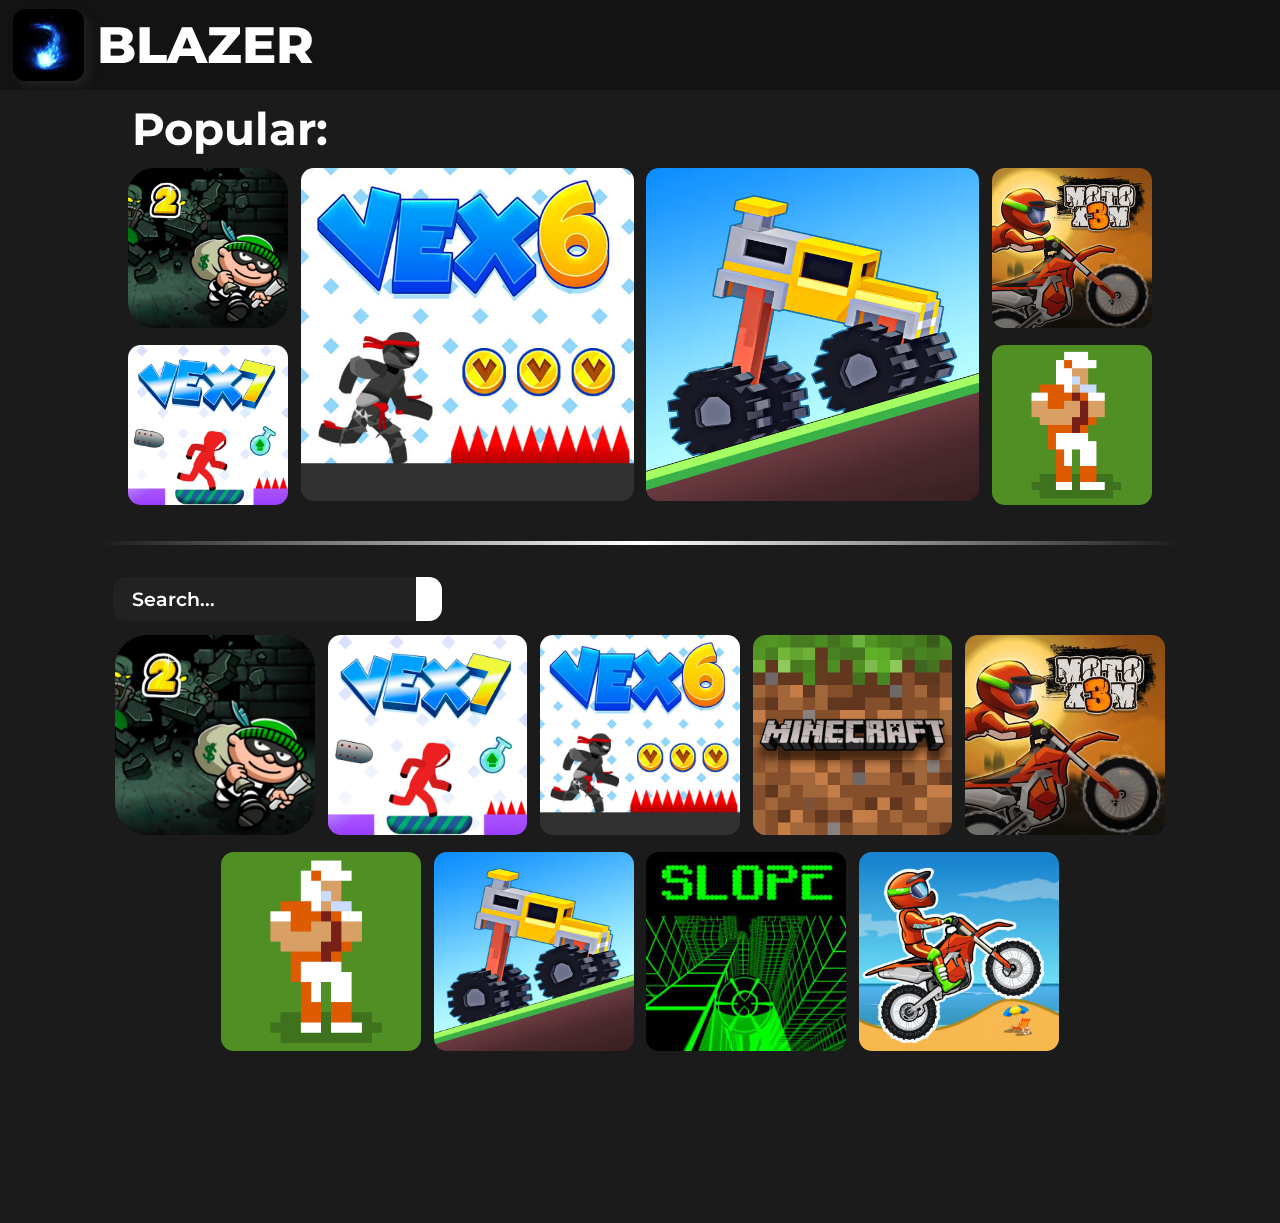
<file: index.html>
<!DOCTYPE html>
<html lang="en">
<head>
    <meta charset="UTF-8">
    <meta http-equiv="X-UA-Compatible" content="IE=edge">
    <meta name="viewport" content="width=device-width, initial-scale=1.0">
    <title>Blazer</title>
    <link rel="stylesheet" href="/main.css">
    <link rel="stylesheet" href="https://site-assets.fontawesome.com/releases/v6.2.0/css/all.css">
</head>
<body>
    <nav>
        <img src="images/logo.png" alt="logo">
        <h1>BLAZER</h1>
    </nav>

    <div class="featured">
        <h1>Popular:</h1>
        <div class="column">
          <a href="games/bob-the-robber-2/">
            <img src="images/bob-the-robber-2.png">
            <div class="play-button">
                <i class="fa-solid fa-play"></i>
            </div>
          </a>
          <a href="games/vex7/">
            <img src="images/vex7.jpeg">
            <div class="play-button">
                <i class="fa-solid fa-play"></i>
            </div>
          </a>
        </div>
        <div class="row">
          <a href="games/vex6">
            <img src="images/vex6.jpeg">
            <div class="play-button">
                <i class="fa-solid fa-play"></i>
            </div>
          </a>
        </div>
        <div class="row">
          <a href="games/drive-mad/">
            <img src="images/drive-mad.jpg">
            <div class="play-button">
                <i class="fa-solid fa-play"></i>
            </div>
            </a>
        </div>
        <div class="column">
          <a href="games/moto-x3m/">
            <img src="images/moto-x3m.jpg">
            <div class="play-button">
                <i class="fa-solid fa-play"></i>
            </div>
          </a>
          <a href="games/retro-bowl/">
            <img src="images/retro-bowl.jpg">
            <div class="play-button">
                <i class="fa-solid fa-play"></i>
            </div>
          </a>
        </div>
        </div>
    </div>

    <div class="content">

    <hr>

    <div class="search">
        <input type="text" placeholder="Search..." oninput="">
        <button><i class="fas fa-search"></i></button>
    </div>

    <div id="games">
        <a href="games/bob-the-robber-2/"><img src="images/bob-the-robber-2.png" alt="bob the robber 2"></a>
        <a href="games/vex7/"><img src="images/vex7.jpeg" alt="vex 7"></a>
        <a href="games/vex6/"><img src="images/vex6.jpeg" alt="vex 6"></a>
        <a href="games/"><img src="images/mc.png" alt="minecraft"></a>
        <a href="games/moto-x3m/"><img src="images/moto-x3m.jpg" alt="moto x3m"></a>
        <a href="games/retro-bowl/"><img src="images/retro-bowl.jpg" alt="retrobowl"></a>
        <a href="games/drive-mad/"><img src="images/drive-mad.jpg" alt="drive mad"></a>
        <a href="games/slope/"><img src="images/slope.jpg" alt="slope"></a>
        <a href="games/motox3m2/"><img src="images/motox3m2.jpg" alt="moto x3m2"></a>
    </div>
    </div>
</body>
</html>

<script src="script.js"></script>
</file>
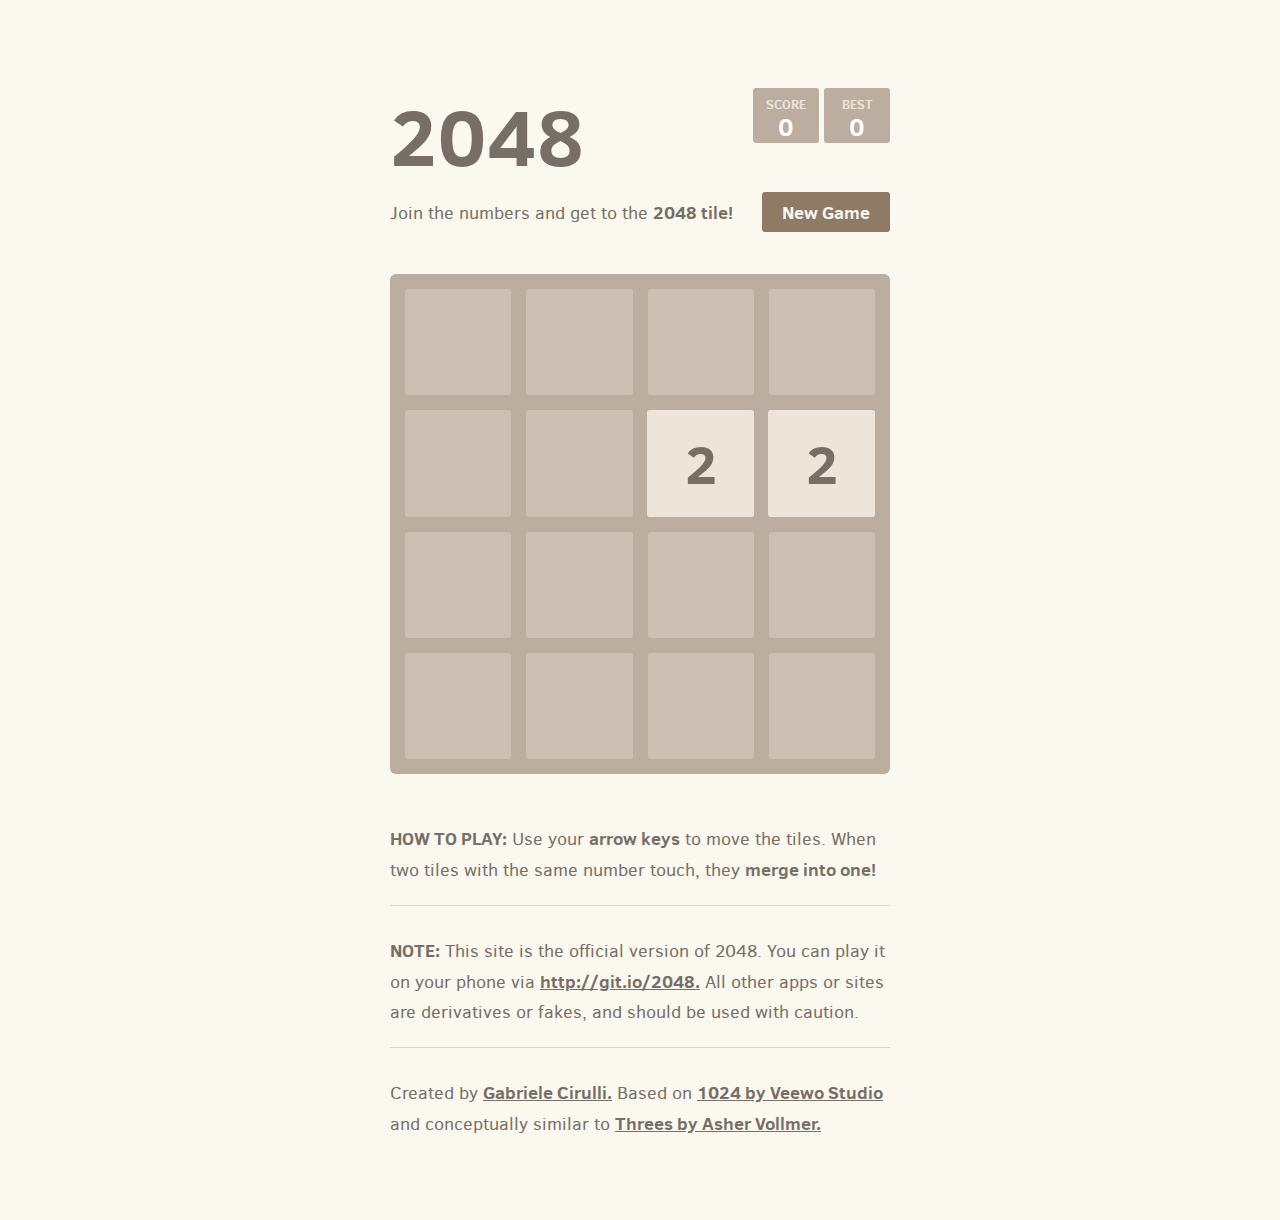
<file: games/2048/index.html>
<!DOCTYPE html>
<html>
<head>
  <meta charset="utf-8">
  <title>2048</title>

  <link href="style/main.css" rel="stylesheet" type="text/css">
  <link rel="shortcut icon" href="favicon.ico">
  <link rel="apple-touch-icon" href="meta/apple-touch-icon.png">
  <link rel="apple-touch-startup-image" href="meta/apple-touch-startup-image-640x1096.png" media="(device-width: 320px) and (device-height: 568px) and (-webkit-device-pixel-ratio: 2)"> <!-- iPhone 5+ -->
  <link rel="apple-touch-startup-image" href="meta/apple-touch-startup-image-640x920.png"  media="(device-width: 320px) and (device-height: 480px) and (-webkit-device-pixel-ratio: 2)"> <!-- iPhone, retina -->
  <meta name="apple-mobile-web-app-capable" content="yes">
  <meta name="apple-mobile-web-app-status-bar-style" content="black">

  <meta name="HandheldFriendly" content="True">
  <meta name="MobileOptimized" content="320">
  <meta name="viewport" content="width=device-width, target-densitydpi=160dpi, initial-scale=1.0, maximum-scale=1, user-scalable=no, minimal-ui">
</head>
<body>
  <div class="container">
    <div class="heading">
      <h1 class="title">2048</h1>
      <div class="scores-container">
        <div class="score-container">0</div>
        <div class="best-container">0</div>
      </div>
    </div>

    <div class="above-game">
      <p class="game-intro">Join the numbers and get to the <strong>2048 tile!</strong></p>
      <a class="restart-button">New Game</a>
    </div>

    <div class="game-container">
      <div class="game-message">
        <p></p>
        <div class="lower">
	        <a class="keep-playing-button">Keep going</a>
          <a class="retry-button">Try again</a>
        </div>
      </div>

      <div class="grid-container">
        <div class="grid-row">
          <div class="grid-cell"></div>
          <div class="grid-cell"></div>
          <div class="grid-cell"></div>
          <div class="grid-cell"></div>
        </div>
        <div class="grid-row">
          <div class="grid-cell"></div>
          <div class="grid-cell"></div>
          <div class="grid-cell"></div>
          <div class="grid-cell"></div>
        </div>
        <div class="grid-row">
          <div class="grid-cell"></div>
          <div class="grid-cell"></div>
          <div class="grid-cell"></div>
          <div class="grid-cell"></div>
        </div>
        <div class="grid-row">
          <div class="grid-cell"></div>
          <div class="grid-cell"></div>
          <div class="grid-cell"></div>
          <div class="grid-cell"></div>
        </div>
      </div>

      <div class="tile-container">

      </div>
    </div>

    <p class="game-explanation">
      <strong class="important">How to play:</strong> Use your <strong>arrow keys</strong> to move the tiles. When two tiles with the same number touch, they <strong>merge into one!</strong>
    </p>
    <hr>
    <p>
    <strong class="important">Note:</strong> This site is the official version of 2048. You can play it on your phone via <a href="http://git.io/2048">http://git.io/2048.</a> All other apps or sites are derivatives or fakes, and should be used with caution.
    </p>
    <hr>
    <p>
    Created by <a href="http://gabrielecirulli.com" target="_blank">Gabriele Cirulli.</a> Based on <a href="https://itunes.apple.com/us/app/1024!/id823499224" target="_blank">1024 by Veewo Studio</a> and conceptually similar to <a href="http://asherv.com/threes/" target="_blank">Threes by Asher Vollmer.</a>
    </p>
  </div>

  <script src="js/bind_polyfill.js"></script>
  <script src="js/classlist_polyfill.js"></script>
  <script src="js/animframe_polyfill.js"></script>
  <script src="js/keyboard_input_manager.js"></script>
  <script src="js/html_actuator.js"></script>
  <script src="js/grid.js"></script>
  <script src="js/tile.js"></script>
  <script src="js/local_storage_manager.js"></script>
  <script src="js/game_manager.js"></script>
  <script src="js/application.js"></script>
</body>
</html>
</file>
<file: main.css>
@import url('https://fonts.googleapis.com/css2?family=Montserrat:wght@400;600;700;800;900&display=swap');

body {
    background-color: #1b1b1b;
    font-family: 'Montserrat', sans-serif;
}

nav {
    position: fixed;
    top: 0;
    left: 0;
    backdrop-filter: blur(10px) saturate(200%) brightness(70%);
    color: #fff;
    display: flex;
    height: 7vw;
    width: 100%;
    align-items: center;
    justify-content: left;
    padding: 0 1%;
    z-index: 5;
    margin: auto;
}

nav img {
    height: 80%;
    width: auto;
    margin-right: 1%;
    border-radius: 1vw;
    cursor: pointer;
    user-select: none;
    box-shadow: 5px 5px 10px rgba(53, 53, 53, 0.459);
}

nav h1 {
    font-size: 4vw;
    font-weight: 800;
    margin-right: 1%;
}

.content {
    flex-direction: column;
    align-items: left;
    padding: 7vw;
    padding-top: 0vw;
}

.content hr {
    border: 0;
    height: 4px;
    background-image: linear-gradient(to right, rgba(0, 0, 0, 0), rgb(255, 255, 255), rgba(0, 0, 0, 0));
    margin: 1vw 0;
}

.search {
    display: flex;
    user-select: none;
    margin-top: 2.5vw;
    margin-left: 1.2vw;
}
 
.search input {
    background-color: #222222;
    border: none;
    border-radius: 1vw 0 0 1vw;
    color: #fff;
    font-size: 1.5vw;
    font-weight: 600;
    padding: 0.8vw 1.5vw;
    font-family: 'Montserrat', sans-serif;
    z-index: 1;
    outline: none;
}
 
.search input::placeholder {
    color: #fff;
    font-weight: 600;
    font-size: 1.5vw;
}
 
.search button {
    background-color: #fff;
    border: none;
    border-radius: 0 1vw 1vw 0;
    color:#222222;
    font-size: 1.5vw;
    font-weight: 600;
    padding: 0.8vw 1vw;
    cursor: pointer;
    font-family: 'Montserrat', sans-serif;
    z-index: 1;
    transition: .3s all ease;
}
 
#games {
    display: flex;
    flex-wrap: wrap;
    justify-content: center;
    margin-top: .6vw;
    padding-bottom: 5vw;

}
 
#games img {    height: 15.6vw;
    width: 15.6vw;
    border-radius: 1vw;
    margin: .5vw;
    cursor: pointer;
    user-select: none;
    transition: transform .2s;
}
 
#games img:hover {
    transform: scale(1.01);
}

.featured {
    display: flex;
    flex-direction: row;
    flex-wrap: wrap;
    justify-content: center;
    padding: 1vw;
    margin:1%;
    margin-top: 6vw;
}

.featured h1 {
    font-size: 3.5vw;
    font-weight: 700;
    margin: 1vw 1vw .4vw 1vw;
    width: 83.8%;
    text-align: left;
    color: #fff;
}

.featured .column {
    display: flex;
    flex-direction: column;
}

.featured img {
    height: 12.5vw;
    width: 12.5vw;
    border-radius: 1vw;
    margin: .5vw;
    cursor: pointer;
    user-select: none;
    transition: all .2s;
}

.featured img:hover {
    transform: scale(1.02);
    filter: brightness(50%);
}


.featured .row img {
    height: 26vw;
    width: 26vw;
}

.featured a {
    display: inline-block;
    position: relative;
    color: #2c7ffc;
    text-decoration: none;
}
    
    .featured .play-button {
    position: absolute;
    top: 50%;
    left: 50%;
    transform: translate(-50%, -50%);
    opacity: 0;
    transition: opacity 0.2s;
    }
    
    .featured a:hover .play-button {
    opacity: 1;
    pointer-events: none;
    }
    
    .featured .play-button i {
    font-size: 5vw;
    text-shadow: 0 0 100px #2c7ffc;
    }
</file>
<file: games/2048/style/main.css>
@import url(fonts/clear-sans.css);
html, body {
  margin: 0;
  padding: 0;
  background: #faf8ef;
  color: #776e65;
  font-family: "Clear Sans", "Helvetica Neue", Arial, sans-serif;
  font-size: 18px; }

body {
  margin: 80px 0; }

.heading:after {
  content: "";
  display: block;
  clear: both; }

h1.title {
  font-size: 80px;
  font-weight: bold;
  margin: 0;
  display: block;
  float: left; }

@-webkit-keyframes move-up {
  0% {
    top: 25px;
    opacity: 1; }

  100% {
    top: -50px;
    opacity: 0; } }
@-moz-keyframes move-up {
  0% {
    top: 25px;
    opacity: 1; }

  100% {
    top: -50px;
    opacity: 0; } }
@keyframes move-up {
  0% {
    top: 25px;
    opacity: 1; }

  100% {
    top: -50px;
    opacity: 0; } }
.scores-container {
  float: right;
  text-align: right; }

.score-container, .best-container {
  position: relative;
  display: inline-block;
  background: #bbada0;
  padding: 15px 25px;
  font-size: 25px;
  height: 25px;
  line-height: 47px;
  font-weight: bold;
  border-radius: 3px;
  color: white;
  margin-top: 8px;
  text-align: center; }
  .score-container:after, .best-container:after {
    position: absolute;
    width: 100%;
    top: 10px;
    left: 0;
    text-transform: uppercase;
    font-size: 13px;
    line-height: 13px;
    text-align: center;
    color: #eee4da; }
  .score-container .score-addition, .best-container .score-addition {
    position: absolute;
    right: 30px;
    color: red;
    font-size: 25px;
    line-height: 25px;
    font-weight: bold;
    color: rgba(119, 110, 101, 0.9);
    z-index: 100;
    -webkit-animation: move-up 600ms ease-in;
    -moz-animation: move-up 600ms ease-in;
    animation: move-up 600ms ease-in;
    -webkit-animation-fill-mode: both;
    -moz-animation-fill-mode: both;
    animation-fill-mode: both; }

.score-container:after {
  content: "Score"; }

.best-container:after {
  content: "Best"; }

p {
  margin-top: 0;
  margin-bottom: 10px;
  line-height: 1.65; }

a {
  color: #776e65;
  font-weight: bold;
  text-decoration: underline;
  cursor: pointer; }

strong.important {
  text-transform: uppercase; }

hr {
  border: none;
  border-bottom: 1px solid #d8d4d0;
  margin-top: 20px;
  margin-bottom: 30px; }

.container {
  width: 500px;
  margin: 0 auto; }

@-webkit-keyframes fade-in {
  0% {
    opacity: 0; }

  100% {
    opacity: 1; } }
@-moz-keyframes fade-in {
  0% {
    opacity: 0; }

  100% {
    opacity: 1; } }
@keyframes fade-in {
  0% {
    opacity: 0; }

  100% {
    opacity: 1; } }
.game-container {
  margin-top: 40px;
  position: relative;
  padding: 15px;
  cursor: default;
  -webkit-touch-callout: none;
  -ms-touch-callout: none;
  -webkit-user-select: none;
  -moz-user-select: none;
  -ms-user-select: none;
  -ms-touch-action: none;
  touch-action: none;
  background: #bbada0;
  border-radius: 6px;
  width: 500px;
  height: 500px;
  -webkit-box-sizing: border-box;
  -moz-box-sizing: border-box;
  box-sizing: border-box; }
  .game-container .game-message {
    display: none;
    position: absolute;
    top: 0;
    right: 0;
    bottom: 0;
    left: 0;
    background: rgba(238, 228, 218, 0.5);
    z-index: 100;
    text-align: center;
    -webkit-animation: fade-in 800ms ease 1200ms;
    -moz-animation: fade-in 800ms ease 1200ms;
    animation: fade-in 800ms ease 1200ms;
    -webkit-animation-fill-mode: both;
    -moz-animation-fill-mode: both;
    animation-fill-mode: both; }
    .game-container .game-message p {
      font-size: 60px;
      font-weight: bold;
      height: 60px;
      line-height: 60px;
      margin-top: 222px; }
    .game-container .game-message .lower {
      display: block;
      margin-top: 59px; }
    .game-container .game-message a {
      display: inline-block;
      background: #8f7a66;
      border-radius: 3px;
      padding: 0 20px;
      text-decoration: none;
      color: #f9f6f2;
      height: 40px;
      line-height: 42px;
      margin-left: 9px; }
      .game-container .game-message a.keep-playing-button {
        display: none; }
    .game-container .game-message.game-won {
      background: rgba(237, 194, 46, 0.5);
      color: #f9f6f2; }
      .game-container .game-message.game-won a.keep-playing-button {
        display: inline-block; }
    .game-container .game-message.game-won, .game-container .game-message.game-over {
      display: block; }

.grid-container {
  position: absolute;
  z-index: 1; }

.grid-row {
  margin-bottom: 15px; }
  .grid-row:last-child {
    margin-bottom: 0; }
  .grid-row:after {
    content: "";
    display: block;
    clear: both; }

.grid-cell {
  width: 106.25px;
  height: 106.25px;
  margin-right: 15px;
  float: left;
  border-radius: 3px;
  background: rgba(238, 228, 218, 0.35); }
  .grid-cell:last-child {
    margin-right: 0; }

.tile-container {
  position: absolute;
  z-index: 2; }

.tile, .tile .tile-inner {
  width: 107px;
  height: 107px;
  line-height: 107px; }
.tile.tile-position-1-1 {
  -webkit-transform: translate(0px, 0px);
  -moz-transform: translate(0px, 0px);
  -ms-transform: translate(0px, 0px);
  transform: translate(0px, 0px); }
.tile.tile-position-1-2 {
  -webkit-transform: translate(0px, 121px);
  -moz-transform: translate(0px, 121px);
  -ms-transform: translate(0px, 121px);
  transform: translate(0px, 121px); }
.tile.tile-position-1-3 {
  -webkit-transform: translate(0px, 242px);
  -moz-transform: translate(0px, 242px);
  -ms-transform: translate(0px, 242px);
  transform: translate(0px, 242px); }
.tile.tile-position-1-4 {
  -webkit-transform: translate(0px, 363px);
  -moz-transform: translate(0px, 363px);
  -ms-transform: translate(0px, 363px);
  transform: translate(0px, 363px); }
.tile.tile-position-2-1 {
  -webkit-transform: translate(121px, 0px);
  -moz-transform: translate(121px, 0px);
  -ms-transform: translate(121px, 0px);
  transform: translate(121px, 0px); }
.tile.tile-position-2-2 {
  -webkit-transform: translate(121px, 121px);
  -moz-transform: translate(121px, 121px);
  -ms-transform: translate(121px, 121px);
  transform: translate(121px, 121px); }
.tile.tile-position-2-3 {
  -webkit-transform: translate(121px, 242px);
  -moz-transform: translate(121px, 242px);
  -ms-transform: translate(121px, 242px);
  transform: translate(121px, 242px); }
.tile.tile-position-2-4 {
  -webkit-transform: translate(121px, 363px);
  -moz-transform: translate(121px, 363px);
  -ms-transform: translate(121px, 363px);
  transform: translate(121px, 363px); }
.tile.tile-position-3-1 {
  -webkit-transform: translate(242px, 0px);
  -moz-transform: translate(242px, 0px);
  -ms-transform: translate(242px, 0px);
  transform: translate(242px, 0px); }
.tile.tile-position-3-2 {
  -webkit-transform: translate(242px, 121px);
  -moz-transform: translate(242px, 121px);
  -ms-transform: translate(242px, 121px);
  transform: translate(242px, 121px); }
.tile.tile-position-3-3 {
  -webkit-transform: translate(242px, 242px);
  -moz-transform: translate(242px, 242px);
  -ms-transform: translate(242px, 242px);
  transform: translate(242px, 242px); }
.tile.tile-position-3-4 {
  -webkit-transform: translate(242px, 363px);
  -moz-transform: translate(242px, 363px);
  -ms-transform: translate(242px, 363px);
  transform: translate(242px, 363px); }
.tile.tile-position-4-1 {
  -webkit-transform: translate(363px, 0px);
  -moz-transform: translate(363px, 0px);
  -ms-transform: translate(363px, 0px);
  transform: translate(363px, 0px); }
.tile.tile-position-4-2 {
  -webkit-transform: translate(363px, 121px);
  -moz-transform: translate(363px, 121px);
  -ms-transform: translate(363px, 121px);
  transform: translate(363px, 121px); }
.tile.tile-position-4-3 {
  -webkit-transform: translate(363px, 242px);
  -moz-transform: translate(363px, 242px);
  -ms-transform: translate(363px, 242px);
  transform: translate(363px, 242px); }
.tile.tile-position-4-4 {
  -webkit-transform: translate(363px, 363px);
  -moz-transform: translate(363px, 363px);
  -ms-transform: translate(363px, 363px);
  transform: translate(363px, 363px); }

.tile {
  position: absolute;
  -webkit-transition: 100ms ease-in-out;
  -moz-transition: 100ms ease-in-out;
  transition: 100ms ease-in-out;
  -webkit-transition-property: -webkit-transform;
  -moz-transition-property: -moz-transform;
  transition-property: transform; }
  .tile .tile-inner {
    border-radius: 3px;
    background: #eee4da;
    text-align: center;
    font-weight: bold;
    z-index: 10;
    font-size: 55px; }
  .tile.tile-2 .tile-inner {
    background: #eee4da;
    box-shadow: 0 0 30px 10px rgba(243, 215, 116, 0), inset 0 0 0 1px rgba(255, 255, 255, 0); }
  .tile.tile-4 .tile-inner {
    background: #ede0c8;
    box-shadow: 0 0 30px 10px rgba(243, 215, 116, 0), inset 0 0 0 1px rgba(255, 255, 255, 0); }
  .tile.tile-8 .tile-inner {
    color: #f9f6f2;
    background: #f2b179; }
  .tile.tile-16 .tile-inner {
    color: #f9f6f2;
    background: #f59563; }
  .tile.tile-32 .tile-inner {
    color: #f9f6f2;
    background: #f67c5f; }
  .tile.tile-64 .tile-inner {
    color: #f9f6f2;
    background: #f65e3b; }
  .tile.tile-128 .tile-inner {
    color: #f9f6f2;
    background: #edcf72;
    box-shadow: 0 0 30px 10px rgba(243, 215, 116, 0.2381), inset 0 0 0 1px rgba(255, 255, 255, 0.14286);
    font-size: 45px; }
    @media screen and (max-width: 520px) {
      .tile.tile-128 .tile-inner {
        font-size: 25px; } }
  .tile.tile-256 .tile-inner {
    color: #f9f6f2;
    background: #edcc61;
    box-shadow: 0 0 30px 10px rgba(243, 215, 116, 0.31746), inset 0 0 0 1px rgba(255, 255, 255, 0.19048);
    font-size: 45px; }
    @media screen and (max-width: 520px) {
      .tile.tile-256 .tile-inner {
        font-size: 25px; } }
  .tile.tile-512 .tile-inner {
    color: #f9f6f2;
    background: #edc850;
    box-shadow: 0 0 30px 10px rgba(243, 215, 116, 0.39683), inset 0 0 0 1px rgba(255, 255, 255, 0.2381);
    font-size: 45px; }
    @media screen and (max-width: 520px) {
      .tile.tile-512 .tile-inner {
        font-size: 25px; } }
  .tile.tile-1024 .tile-inner {
    color: #f9f6f2;
    background: #edc53f;
    box-shadow: 0 0 30px 10px rgba(243, 215, 116, 0.47619), inset 0 0 0 1px rgba(255, 255, 255, 0.28571);
    font-size: 35px; }
    @media screen and (max-width: 520px) {
      .tile.tile-1024 .tile-inner {
        font-size: 15px; } }
  .tile.tile-2048 .tile-inner {
    color: #f9f6f2;
    background: #edc22e;
    box-shadow: 0 0 30px 10px rgba(243, 215, 116, 0.55556), inset 0 0 0 1px rgba(255, 255, 255, 0.33333);
    font-size: 35px; }
    @media screen and (max-width: 520px) {
      .tile.tile-2048 .tile-inner {
        font-size: 15px; } }
  .tile.tile-super .tile-inner {
    color: #f9f6f2;
    background: #3c3a32;
    font-size: 30px; }
    @media screen and (max-width: 520px) {
      .tile.tile-super .tile-inner {
        font-size: 10px; } }

@-webkit-keyframes appear {
  0% {
    opacity: 0;
    -webkit-transform: scale(0);
    -moz-transform: scale(0);
    -ms-transform: scale(0);
    transform: scale(0); }

  100% {
    opacity: 1;
    -webkit-transform: scale(1);
    -moz-transform: scale(1);
    -ms-transform: scale(1);
    transform: scale(1); } }
@-moz-keyframes appear {
  0% {
    opacity: 0;
    -webkit-transform: scale(0);
    -moz-transform: scale(0);
    -ms-transform: scale(0);
    transform: scale(0); }

  100% {
    opacity: 1;
    -webkit-transform: scale(1);
    -moz-transform: scale(1);
    -ms-transform: scale(1);
    transform: scale(1); } }
@keyframes appear {
  0% {
    opacity: 0;
    -webkit-transform: scale(0);
    -moz-transform: scale(0);
    -ms-transform: scale(0);
    transform: scale(0); }

  100% {
    opacity: 1;
    -webkit-transform: scale(1);
    -moz-transform: scale(1);
    -ms-transform: scale(1);
    transform: scale(1); } }
.tile-new .tile-inner {
  -webkit-animation: appear 200ms ease 100ms;
  -moz-animation: appear 200ms ease 100ms;
  animation: appear 200ms ease 100ms;
  -webkit-animation-fill-mode: backwards;
  -moz-animation-fill-mode: backwards;
  animation-fill-mode: backwards; }

@-webkit-keyframes pop {
  0% {
    -webkit-transform: scale(0);
    -moz-transform: scale(0);
    -ms-transform: scale(0);
    transform: scale(0); }

  50% {
    -webkit-transform: scale(1.2);
    -moz-transform: scale(1.2);
    -ms-transform: scale(1.2);
    transform: scale(1.2); }

  100% {
    -webkit-transform: scale(1);
    -moz-transform: scale(1);
    -ms-transform: scale(1);
    transform: scale(1); } }
@-moz-keyframes pop {
  0% {
    -webkit-transform: scale(0);
    -moz-transform: scale(0);
    -ms-transform: scale(0);
    transform: scale(0); }

  50% {
    -webkit-transform: scale(1.2);
    -moz-transform: scale(1.2);
    -ms-transform: scale(1.2);
    transform: scale(1.2); }

  100% {
    -webkit-transform: scale(1);
    -moz-transform: scale(1);
    -ms-transform: scale(1);
    transform: scale(1); } }
@keyframes pop {
  0% {
    -webkit-transform: scale(0);
    -moz-transform: scale(0);
    -ms-transform: scale(0);
    transform: scale(0); }

  50% {
    -webkit-transform: scale(1.2);
    -moz-transform: scale(1.2);
    -ms-transform: scale(1.2);
    transform: scale(1.2); }

  100% {
    -webkit-transform: scale(1);
    -moz-transform: scale(1);
    -ms-transform: scale(1);
    transform: scale(1); } }
.tile-merged .tile-inner {
  z-index: 20;
  -webkit-animation: pop 200ms ease 100ms;
  -moz-animation: pop 200ms ease 100ms;
  animation: pop 200ms ease 100ms;
  -webkit-animation-fill-mode: backwards;
  -moz-animation-fill-mode: backwards;
  animation-fill-mode: backwards; }

.above-game:after {
  content: "";
  display: block;
  clear: both; }

.game-intro {
  float: left;
  line-height: 42px;
  margin-bottom: 0; }

.restart-button {
  display: inline-block;
  background: #8f7a66;
  border-radius: 3px;
  padding: 0 20px;
  text-decoration: none;
  color: #f9f6f2;
  height: 40px;
  line-height: 42px;
  display: block;
  text-align: center;
  float: right; }

.game-explanation {
  margin-top: 50px; }

@media screen and (max-width: 520px) {
  html, body {
    font-size: 15px; }

  body {
    margin: 20px 0;
    padding: 0 20px; }

  h1.title {
    font-size: 27px;
    margin-top: 15px; }

  .container {
    width: 280px;
    margin: 0 auto; }

  .score-container, .best-container {
    margin-top: 0;
    padding: 15px 10px;
    min-width: 40px; }

  .heading {
    margin-bottom: 10px; }

  .game-intro {
    width: 55%;
    display: block;
    box-sizing: border-box;
    line-height: 1.65; }

  .restart-button {
    width: 42%;
    padding: 0;
    display: block;
    box-sizing: border-box;
    margin-top: 2px; }

  .game-container {
    margin-top: 17px;
    position: relative;
    padding: 10px;
    cursor: default;
    -webkit-touch-callout: none;
    -ms-touch-callout: none;
    -webkit-user-select: none;
    -moz-user-select: none;
    -ms-user-select: none;
    -ms-touch-action: none;
    touch-action: none;
    background: #bbada0;
    border-radius: 6px;
    width: 280px;
    height: 280px;
    -webkit-box-sizing: border-box;
    -moz-box-sizing: border-box;
    box-sizing: border-box; }
    .game-container .game-message {
      display: none;
      position: absolute;
      top: 0;
      right: 0;
      bottom: 0;
      left: 0;
      background: rgba(238, 228, 218, 0.5);
      z-index: 100;
      text-align: center;
      -webkit-animation: fade-in 800ms ease 1200ms;
      -moz-animation: fade-in 800ms ease 1200ms;
      animation: fade-in 800ms ease 1200ms;
      -webkit-animation-fill-mode: both;
      -moz-animation-fill-mode: both;
      animation-fill-mode: both; }
      .game-container .game-message p {
        font-size: 60px;
        font-weight: bold;
        height: 60px;
        line-height: 60px;
        margin-top: 222px; }
      .game-container .game-message .lower {
        display: block;
        margin-top: 59px; }
      .game-container .game-message a {
        display: inline-block;
        background: #8f7a66;
        border-radius: 3px;
        padding: 0 20px;
        text-decoration: none;
        color: #f9f6f2;
        height: 40px;
        line-height: 42px;
        margin-left: 9px; }
        .game-container .game-message a.keep-playing-button {
          display: none; }
      .game-container .game-message.game-won {
        background: rgba(237, 194, 46, 0.5);
        color: #f9f6f2; }
        .game-container .game-message.game-won a.keep-playing-button {
          display: inline-block; }
      .game-container .game-message.game-won, .game-container .game-message.game-over {
        display: block; }

  .grid-container {
    position: absolute;
    z-index: 1; }

  .grid-row {
    margin-bottom: 10px; }
    .grid-row:last-child {
      margin-bottom: 0; }
    .grid-row:after {
      content: "";
      display: block;
      clear: both; }

  .grid-cell {
    width: 57.5px;
    height: 57.5px;
    margin-right: 10px;
    float: left;
    border-radius: 3px;
    background: rgba(238, 228, 218, 0.35); }
    .grid-cell:last-child {
      margin-right: 0; }

  .tile-container {
    position: absolute;
    z-index: 2; }

  .tile, .tile .tile-inner {
    width: 58px;
    height: 58px;
    line-height: 58px; }
  .tile.tile-position-1-1 {
    -webkit-transform: translate(0px, 0px);
    -moz-transform: translate(0px, 0px);
    -ms-transform: translate(0px, 0px);
    transform: translate(0px, 0px); }
  .tile.tile-position-1-2 {
    -webkit-transform: translate(0px, 67px);
    -moz-transform: translate(0px, 67px);
    -ms-transform: translate(0px, 67px);
    transform: translate(0px, 67px); }
  .tile.tile-position-1-3 {
    -webkit-transform: translate(0px, 135px);
    -moz-transform: translate(0px, 135px);
    -ms-transform: translate(0px, 135px);
    transform: translate(0px, 135px); }
  .tile.tile-position-1-4 {
    -webkit-transform: translate(0px, 202px);
    -moz-transform: translate(0px, 202px);
    -ms-transform: translate(0px, 202px);
    transform: translate(0px, 202px); }
  .tile.tile-position-2-1 {
    -webkit-transform: translate(67px, 0px);
    -moz-transform: translate(67px, 0px);
    -ms-transform: translate(67px, 0px);
    transform: translate(67px, 0px); }
  .tile.tile-position-2-2 {
    -webkit-transform: translate(67px, 67px);
    -moz-transform: translate(67px, 67px);
    -ms-transform: translate(67px, 67px);
    transform: translate(67px, 67px); }
  .tile.tile-position-2-3 {
    -webkit-transform: translate(67px, 135px);
    -moz-transform: translate(67px, 135px);
    -ms-transform: translate(67px, 135px);
    transform: translate(67px, 135px); }
  .tile.tile-position-2-4 {
    -webkit-transform: translate(67px, 202px);
    -moz-transform: translate(67px, 202px);
    -ms-transform: translate(67px, 202px);
    transform: translate(67px, 202px); }
  .tile.tile-position-3-1 {
    -webkit-transform: translate(135px, 0px);
    -moz-transform: translate(135px, 0px);
    -ms-transform: translate(135px, 0px);
    transform: translate(135px, 0px); }
  .tile.tile-position-3-2 {
    -webkit-transform: translate(135px, 67px);
    -moz-transform: translate(135px, 67px);
    -ms-transform: translate(135px, 67px);
    transform: translate(135px, 67px); }
  .tile.tile-position-3-3 {
    -webkit-transform: translate(135px, 135px);
    -moz-transform: translate(135px, 135px);
    -ms-transform: translate(135px, 135px);
    transform: translate(135px, 135px); }
  .tile.tile-position-3-4 {
    -webkit-transform: translate(135px, 202px);
    -moz-transform: translate(135px, 202px);
    -ms-transform: translate(135px, 202px);
    transform: translate(135px, 202px); }
  .tile.tile-position-4-1 {
    -webkit-transform: translate(202px, 0px);
    -moz-transform: translate(202px, 0px);
    -ms-transform: translate(202px, 0px);
    transform: translate(202px, 0px); }
  .tile.tile-position-4-2 {
    -webkit-transform: translate(202px, 67px);
    -moz-transform: translate(202px, 67px);
    -ms-transform: translate(202px, 67px);
    transform: translate(202px, 67px); }
  .tile.tile-position-4-3 {
    -webkit-transform: translate(202px, 135px);
    -moz-transform: translate(202px, 135px);
    -ms-transform: translate(202px, 135px);
    transform: translate(202px, 135px); }
  .tile.tile-position-4-4 {
    -webkit-transform: translate(202px, 202px);
    -moz-transform: translate(202px, 202px);
    -ms-transform: translate(202px, 202px);
    transform: translate(202px, 202px); }

  .tile .tile-inner {
    font-size: 35px; }

  .game-message p {
    font-size: 30px !important;
    height: 30px !important;
    line-height: 30px !important;
    margin-top: 90px !important; }
  .game-message .lower {
    margin-top: 30px !important; } }
</file>
